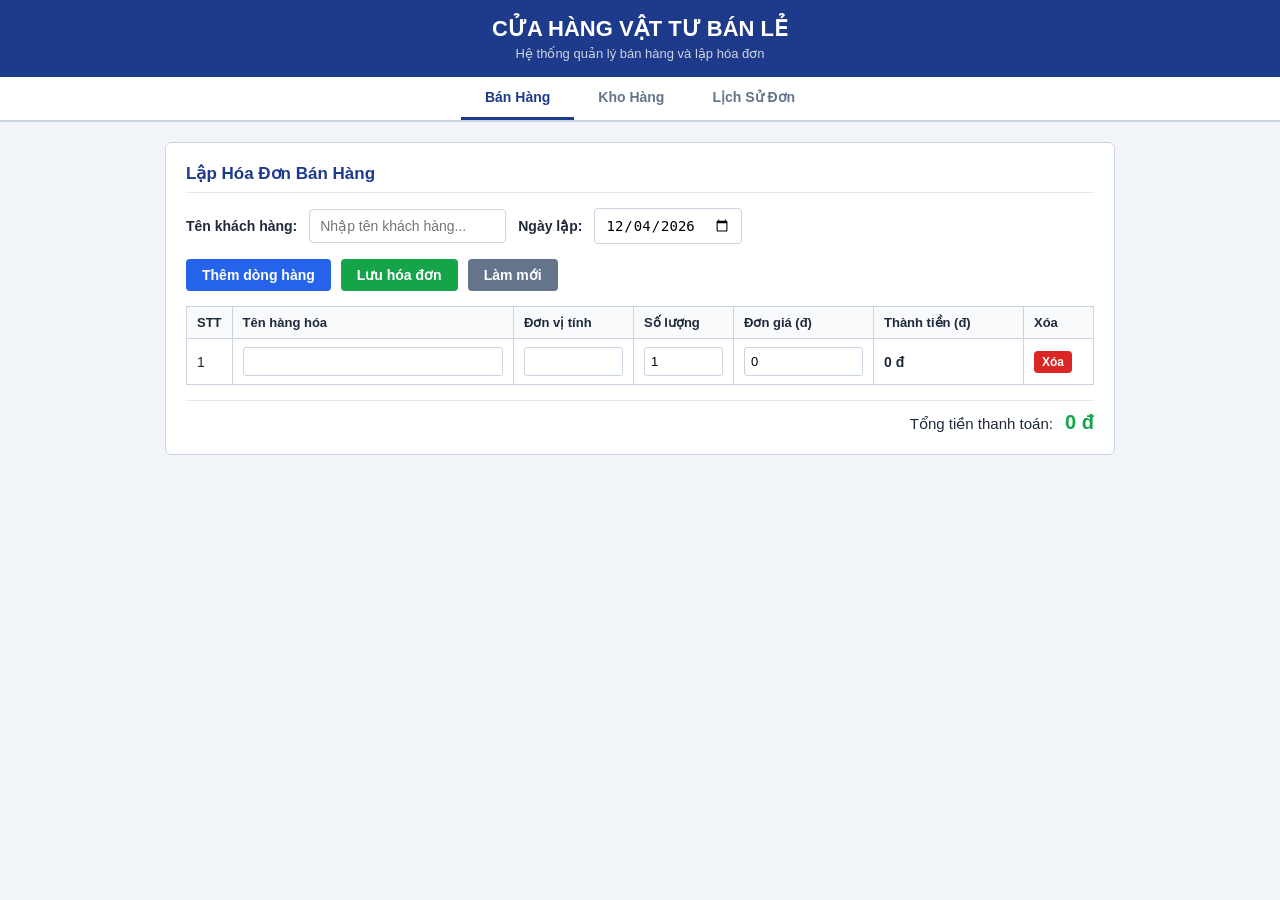
<file: index.html>
<!DOCTYPE html>
<html lang="vi">
<head>
    <meta charset="UTF-8">
    <meta name="viewport" content="width=device-width, initial-scale=1.0">
    <title>Quản Lý Bán Hàng Vật Tư Bán Lẻ</title>
    <link rel="stylesheet" href="css/style.css?v=2">
</head>
<body>

    <header class="app-header">
        <h1>CỬA HÀNG VẬT TƯ BÁN LẺ</h1>
        <p>Hệ thống quản lý bán hàng và lập hóa đơn</p>
    </header>

    <nav class="nav-tabs">
        <button class="tab-btn active" onclick="chuyenTab('tab-banhang', this)">Bán Hàng</button>
        <button class="tab-btn" onclick="chuyenTab('tab-khohang', this)">Kho Hàng</button>
        <button class="tab-btn" onclick="chuyenTab('tab-lichsu', this)">Lịch Sử Đơn</button>
    </nav>

    <div class="container">

        <div id="tab-banhang" class="tab-content active">
            <div class="box">
                <h2>Lập Hóa Đơn Bán Hàng</h2>
                <div class="form-row">
                    <label>Tên khách hàng:</label>
                    <input type="text" id="tenKhach" placeholder="Nhập tên khách hàng...">
                    <label>Ngày lập:</label>
                    <input type="date" id="ngayLap">
                </div>

                <div class="btn-group">
                    <button class="btn btn-blue" onclick="themDong()">Thêm dòng hàng</button>
                    <button class="btn btn-green" onclick="luuHoaDon()">Lưu hóa đơn</button>
                    <button class="btn btn-gray" onclick="lamMoi()">Làm mới</button>
                </div>

                <table class="data-table">
                    <thead>
                        <tr>
                            <th style="width: 45px;">STT</th>
                            <th>Tên hàng hóa</th>
                            <th style="width: 120px;">Đơn vị tính</th>
                            <th style="width: 100px;">Số lượng</th>
                            <th style="width: 140px;">Đơn giá (đ)</th>
                            <th style="width: 150px;">Thành tiền (đ)</th>
                            <th style="width: 70px;">Xóa</th>
                        </tr>
                    </thead>
                    <tbody id="bangHoaDon"></tbody>
                </table>

                <div class="total-box">
                    <span>Tổng tiền thanh toán:</span>
                    <strong id="tongTien">0 đ</strong>
                </div>
            </div>
        </div>

        <div id="tab-khohang" class="tab-content">
            <div class="box">
                <h2>Danh Mục Kho Hàng</h2>
                <div class="form-row inline-form">
                    <input type="text" id="spTen" placeholder="Tên mặt hàng...">
                    <input type="text" id="spDvt" placeholder="Đơn vị tính...">
                    <input type="number" id="spGia" placeholder="Giá bán...">
                    <button class="btn btn-blue" onclick="themSanPham()">Thêm vào kho</button>
                </div>

                <table class="data-table">
                    <thead>
                        <tr>
                            <th style="width: 45px;">STT</th>
                            <th>Tên hàng hóa</th>
                            <th>Đơn vị tính</th>
                            <th>Giá bán (đ)</th>
                            <th style="width: 70px;">Xóa</th>
                        </tr>
                    </thead>
                    <tbody id="bangKhoHang"></tbody>
                </table>
            </div>
        </div>

        <div id="tab-lichsu" class="tab-content">
            <div class="box">
                <h2>Lịch Sử Đơn Hàng Đã Lưu</h2>
                <table class="data-table">
                    <thead>
                        <tr>
                            <th style="width: 45px;">STT</th>
                            <th>Mã đơn</th>
                            <th>Khách hàng</th>
                            <th>Ngày lập</th>
                            <th>Tổng tiền (đ)</th>
                            <th style="width: 70px;">Xóa</th>
                        </tr>
                    </thead>
                    <tbody id="bangLichSu"></tbody>
                </table>
            </div>
        </div>

    </div>

    <script src="js/app.js?v=2"></script>
</body>
</html>
</file>
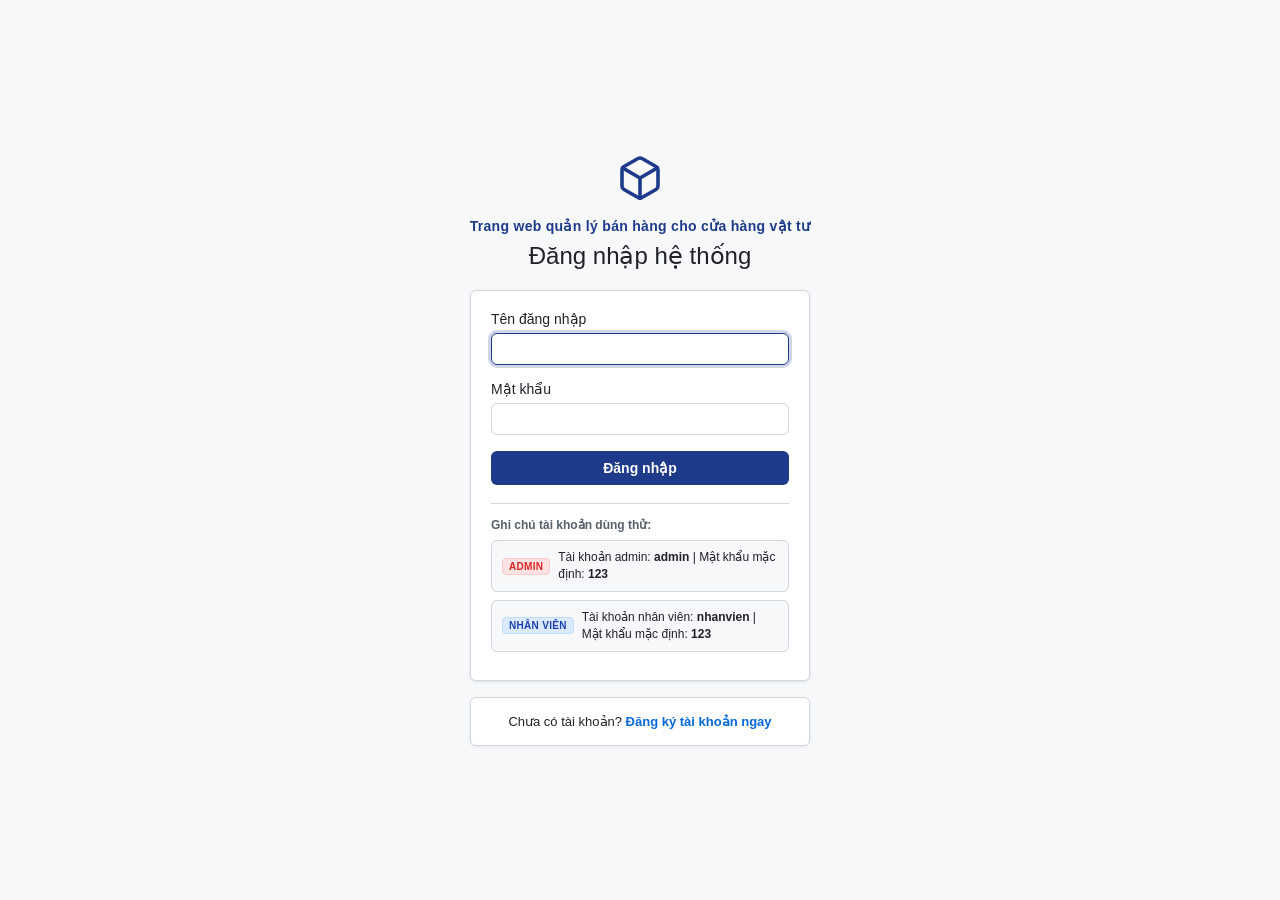
<file: frontend/index.html>
<!DOCTYPE html>
<html lang="vi">
<head>
    <meta charset="UTF-8">
    <meta name="viewport" content="width=device-width, initial-scale=1.0">
    <title>Quản Lý Bán Hàng Vật Tư Bán Lẻ</title>
    <link rel="stylesheet" href="css/style.css?v=8">
    <style>
        * { box-sizing: border-box; margin: 0; padding: 0; }
        body { font-family: -apple-system, BlinkMacSystemFont, "Segoe UI", Helvetica, Arial, sans-serif; background-color: #f6f8fa; color: #1f2328; }
        .gh-auth-wrapper { min-height: 100vh; display: flex; flex-direction: column; justify-content: center; align-items: center; padding: 32px 16px; box-sizing: border-box; background-color: #f6f8fa; }
        .gh-header { text-align: center; margin-bottom: 20px; }
        .gh-logo-icon { color: #1e3a8a; margin-bottom: 12px; }
        .gh-app-title { font-size: 14px; font-weight: 600; color: #1e3a8a; letter-spacing: 0.3px; margin-bottom: 8px; }
        .gh-heading { font-size: 24px; font-weight: 300; color: #1f2328; margin: 0; }
        .gh-alert { width: 100%; max-width: 340px; padding: 10px 14px; margin-bottom: 16px; border-radius: 6px; font-size: 13px; text-align: center; box-sizing: border-box; }
        .gh-alert.alert-error { background-color: #ffebe9; color: #cf222e; border: 1px solid rgba(255, 129, 130, 0.4); }
        .gh-alert.alert-success { background-color: #dafbe1; color: #1a7f37; border: 1px solid rgba(74, 194, 107, 0.4); }
        .gh-card { width: 100%; max-width: 340px; background-color: #ffffff; border: 1px solid #d0d7de; border-radius: 6px; padding: 20px; box-sizing: border-box; box-shadow: 0 1px 3px rgba(31, 35, 40, 0.12); }
        .gh-form-group { margin-bottom: 16px; text-align: left; }
        .gh-label { display: block; font-size: 14px; font-weight: 500; color: #1f2328; margin-bottom: 6px; }
        .gh-input { width: 100%; padding: 7px 12px; font-size: 14px; color: #1f2328; background-color: #ffffff; border: 1px solid #d0d7de; border-radius: 6px; outline: none; box-sizing: border-box; }
        .gh-input:focus { border-color: #1e3a8a; box-shadow: 0 0 0 3px rgba(30, 58, 138, 0.2); }
        .gh-btn-primary { width: 100%; padding: 9px 16px; font-size: 14px; font-weight: 600; color: #ffffff; background-color: #1e3a8a; border: none; border-radius: 6px; cursor: pointer; box-sizing: border-box; }
        .gh-btn-primary:hover { background-color: #1d4ed8; }
        .gh-note-box { margin-top: 18px; padding-top: 14px; border-top: 1px solid #d0d7de; text-align: left; }
        .gh-note-title { font-size: 12px; font-weight: 600; color: #57606a; margin-bottom: 8px; }
        .gh-note-item { width: 100%; background-color: #f6f8fa; border: 1px solid #d0d7de; border-radius: 6px; padding: 8px 10px; margin-bottom: 8px; font-size: 12px; color: #1f2328; display: flex; align-items: center; gap: 8px; cursor: pointer; box-sizing: border-box; }
        .gh-note-item:hover { background-color: #eff6ff; border-color: #1e3a8a; }
        .gh-note-text { flex: 1; line-height: 1.4; }
        .gh-badge { font-size: 10px; font-weight: 700; padding: 2px 6px; border-radius: 4px; letter-spacing: 0.3px; white-space: nowrap; }
        .gh-badge-admin { background: #fee2e2; color: #dc2626; border: 1px solid #fecaca; }
        .gh-badge-user { background: #dbeafe; color: #1e40af; border: 1px solid #bfdbfe; }
        .gh-subcard { width: 100%; max-width: 340px; margin-top: 16px; padding: 16px; text-align: center; font-size: 13px; color: #1f2328; border: 1px solid #d0d7de; border-radius: 6px; background-color: #ffffff; box-sizing: border-box; box-shadow: 0 1px 3px rgba(31, 35, 40, 0.08); }
        .gh-subcard a { color: #0969da; text-decoration: none; font-weight: 600; }
        .gh-subcard a:hover { text-decoration: underline; }

        #mainApp { background-color: #f1f5f9; min-height: 100vh; }
        .app-header { background: #1e3a8a; color: #ffffff; padding: 14px 24px; display: flex; justify-content: space-between; align-items: center; }
        .app-header h1 { font-size: 20px; margin-bottom: 2px; }
        .app-header p { font-size: 12px; color: #cbd5e1; }
        .user-box { display: flex; align-items: center; gap: 12px; font-size: 13px; }
        .role-badge { padding: 2px 8px; border-radius: 12px; font-size: 11px; font-weight: bold; text-transform: uppercase; }
        .role-admin { background: #ef4444; color: #ffffff; }
        .role-user { background: #3b82f6; color: #ffffff; }
        .btn-logout { background: transparent; border: 1px solid #cbd5e1; color: #ffffff; padding: 4px 10px; border-radius: 4px; cursor: pointer; font-size: 12px; }
        .btn-logout:hover { background: rgba(255, 255, 255, 0.15); }
        .nav-tabs { background: #ffffff; display: flex; justify-content: center; border-bottom: 2px solid #cbd5e1; }
        .tab-btn { padding: 12px 24px; border: none; background: transparent; font-size: 14px; font-weight: bold; color: #64748b; cursor: pointer; border-bottom: 3px solid transparent; }
        .tab-btn:hover { color: #1e3a8a; }
        .tab-btn.active { color: #1e3a8a; border-bottom-color: #1e3a8a; }
        .container { max-width: 980px; margin: 20px auto; padding: 0 15px; }
        .tab-content { display: none; }
        .tab-content.active { display: block; }
        .box { background: #ffffff; padding: 20px; border-radius: 6px; border: 1px solid #cbd5e1; }
        .box h2 { font-size: 17px; margin-bottom: 15px; color: #1e3a8a; border-bottom: 1px solid #e2e8f0; padding-bottom: 8px; }
        .form-row { display: flex; align-items: center; gap: 12px; margin-bottom: 15px; flex-wrap: wrap; }
        .form-row label { font-weight: bold; font-size: 14px; }
        .form-row input { padding: 8px 10px; border: 1px solid #cbd5e1; border-radius: 4px; font-size: 14px; outline: none; }
        .inline-form input { flex: 1; }
        .btn-group { display: flex; gap: 10px; margin-bottom: 15px; }
        .btn { padding: 8px 16px; border: none; border-radius: 4px; font-size: 14px; font-weight: bold; cursor: pointer; }
        .btn-blue { background: #2563eb; color: #fff; }
        .btn-blue:hover { background: #1d4ed8; }
        .btn-green { background: #16a34a; color: #fff; }
        .btn-green:hover { background: #15803d; }
        .btn-gray { background: #64748b; color: #fff; }
        .btn-gray:hover { background: #475569; }
        .btn-red { background: #dc2626; color: #fff; padding: 4px 8px; font-size: 12px; }
        .btn-red:hover { background: #b91c1c; }
        .data-table { width: 100%; border-collapse: collapse; margin-bottom: 15px; font-size: 14px; }
        .data-table th, .data-table td { border: 1px solid #cbd5e1; padding: 8px 10px; text-align: left; }
        .data-table th { background: #f8fafc; font-size: 13px; }
        .data-table input { width: 100%; padding: 6px; border: 1px solid #cbd5e1; border-radius: 3px; font-size: 13px; }
        .total-box { text-align: right; font-size: 15px; padding-top: 10px; border-top: 1px solid #e2e8f0; }
        .total-box strong { color: #16a34a; font-size: 20px; margin-left: 8px; }
    </style>
</head>
<body>

    <div id="loginScreen" class="gh-auth-wrapper">
        <div class="gh-header">
            <svg class="gh-logo-icon" viewBox="0 0 24 24" width="48" height="48" fill="none" stroke="currentColor" stroke-width="1.8" stroke-linecap="round" stroke-linejoin="round">
                <path d="M21 16V8a2 2 0 0 0-1-1.73l-7-4a2 2 0 0 0-2 0l-7 4A2 2 0 0 0 3 8v8a2 2 0 0 0 1 1.73l7 4a2 2 0 0 0 2 0l7-4A2 2 0 0 0 21 16z"></path>
                <polyline points="3.27 6.96 12 12.01 20.73 6.96"></polyline>
                <line x1="12" y1="22.08" x2="12" y2="12"></line>
            </svg>
            <div class="gh-app-title">Trang web quản lý bán hàng cho cửa hàng vật tư</div>
            <h1 id="ghHeading" class="gh-heading">Đăng nhập hệ thống</h1>
        </div>

        <div id="authAlert" class="gh-alert" style="display: none;"></div>

        <div id="cardLogin" class="gh-card">
            <div class="gh-form-group">
                <label class="gh-label" for="loginUser">Tên đăng nhập</label>
                <input type="text" id="loginUser" class="gh-input" autofocus autocomplete="username" onkeydown="if(event.key==='Enter') dangNhap()">
            </div>

            <div class="gh-form-group">
                <label class="gh-label" for="loginPass">Mật khẩu</label>
                <input type="password" id="loginPass" class="gh-input" autocomplete="current-password" onkeydown="if(event.key==='Enter') dangNhap()">
            </div>

            <button type="button" class="gh-btn-primary" onclick="dangNhap()">Đăng nhập</button>

            <div class="gh-note-box">
                <div class="gh-note-title">Ghi chú tài khoản dùng thử:</div>
                <div class="gh-note-item" onclick="dangNhapNhanh('admin', '123')" title="Bấm để đăng nhập ngay">
                    <span class="gh-badge gh-badge-admin">ADMIN</span>
                    <span class="gh-note-text">Tài khoản admin: <strong>admin</strong> | Mật khẩu mặc định: <strong>123</strong></span>
                </div>
                <div class="gh-note-item" onclick="dangNhapNhanh('nhanvien', '123')" title="Bấm để đăng nhập ngay">
                    <span class="gh-badge gh-badge-user">NHÂN VIÊN</span>
                    <span class="gh-note-text">Tài khoản nhân viên: <strong>nhanvien</strong> | Mật khẩu mặc định: <strong>123</strong></span>
                </div>
            </div>
        </div>

        <div id="subcardLogin" class="gh-subcard">
            Chưa có tài khoản? <a href="javascript:void(0)" onclick="chuyenAuthTab('register')">Đăng ký tài khoản ngay</a>
        </div>

        <div id="cardRegister" class="gh-card" style="display: none;">
            <div class="gh-form-group">
                <label class="gh-label" for="regUser">Tên đăng nhập mới</label>
                <input type="text" id="regUser" class="gh-input" placeholder="Ví dụ: nhanvien2" autocomplete="username">
            </div>

            <div class="gh-form-group">
                <label class="gh-label" for="regHoTen">Họ và tên</label>
                <input type="text" id="regHoTen" class="gh-input" placeholder="Ví dụ: Nguyễn Văn A">
            </div>

            <div class="gh-form-group">
                <label class="gh-label" for="regRole">Vai trò tài khoản</label>
                <select id="regRole" class="gh-input" style="cursor: pointer;">
                    <option value="user">Nhân viên bán hàng (User)</option>
                    <option value="admin">Quản trị viên (Admin)</option>
                </select>
            </div>

            <div class="gh-form-group">
                <label class="gh-label" for="regPass">Mật khẩu</label>
                <input type="password" id="regPass" class="gh-input" placeholder="Tối thiểu 3 ký tự" autocomplete="new-password">
            </div>

            <div class="gh-form-group">
                <label class="gh-label" for="regPassConfirm">Xác nhận mật khẩu</label>
                <input type="password" id="regPassConfirm" class="gh-input" placeholder="Nhập lại mật khẩu" autocomplete="new-password">
            </div>

            <button type="button" class="gh-btn-primary" onclick="dangKy()">Đăng ký tài khoản</button>
        </div>

        <div id="subcardRegister" class="gh-subcard" style="display: none;">
            Đã có tài khoản? <a href="javascript:void(0)" onclick="chuyenAuthTab('login')">Đăng nhập</a>
        </div>
    </div>

    <div id="mainApp" style="display: none;">
        <header class="app-header">
            <div>
                <h1>CỬA HÀNG VẬT TƯ BÁN LẺ</h1>
                <p>Hệ thống quản lý bán hàng và lập hóa đơn</p>
            </div>
            <div id="userBox" class="user-box">
                <span>Xin chào, <strong id="userHoTen"></strong></span>
                <span id="userRoleBadge" class="role-badge"></span>
                <button class="btn-logout" onclick="dangXuat()">Đăng xuất</button>
            </div>
        </header>

        <nav class="nav-tabs">
            <button class="tab-btn active" onclick="chuyenTab('tab-banhang', this)">Bán Hàng</button>
            <button class="tab-btn" onclick="chuyenTab('tab-khohang', this)">Kho Hàng</button>
            <button class="tab-btn" onclick="chuyenTab('tab-lichsu', this)">Lịch Sử Đơn</button>
        </nav>

        <div class="container">

            <div id="tab-banhang" class="tab-content active">
                <div class="box">
                    <h2>Lập Hóa Đơn Bán Hàng</h2>
                    <div class="form-row">
                        <label>Tên khách hàng:</label>
                        <input type="text" id="tenKhach" placeholder="Nhập tên khách hàng...">
                        <label>Ngày lập:</label>
                        <input type="date" id="ngayLap">
                    </div>

                    <div class="btn-group">
                        <button class="btn btn-blue" onclick="themDong()">Thêm dòng hàng</button>
                        <button class="btn btn-green" onclick="luuHoaDon()">Lưu hóa đơn</button>
                        <button class="btn btn-gray" onclick="lamMoi()">Làm mới</button>
                    </div>

                    <table class="data-table">
                        <thead>
                            <tr>
                                <th style="width: 45px;">STT</th>
                                <th>Tên hàng hóa</th>
                                <th style="width: 120px;">Đơn vị tính</th>
                                <th style="width: 100px;">Số lượng</th>
                                <th style="width: 140px;">Đơn giá (đ)</th>
                                <th style="width: 150px;">Thành tiền (đ)</th>
                                <th style="width: 70px;">Xóa</th>
                            </tr>
                        </thead>
                        <tbody id="bangHoaDon"></tbody>
                    </table>

                    <div class="total-box">
                        <span>Tổng tiền thanh toán:</span>
                        <strong id="tongTien">0 đ</strong>
                    </div>
                </div>
            </div>

            <div id="tab-khohang" class="tab-content">
                <div class="box">
                    <h2>Danh Mục Kho Hàng</h2>
                    <div class="form-row inline-form" id="khoNhapBox">
                        <input type="text" id="spTen" placeholder="Tên mặt hàng...">
                        <input type="text" id="spDvt" placeholder="Đơn vị tính...">
                        <input type="number" id="spGia" placeholder="Giá bán...">
                        <button class="btn btn-blue" onclick="themSanPham()">Thêm vào kho</button>
                    </div>

                    <table class="data-table">
                        <thead>
                            <tr>
                                <th style="width: 45px;">STT</th>
                                <th>Tên hàng hóa</th>
                                <th>Đơn vị tính</th>
                                <th>Giá bán (đ)</th>
                                <th id="cotXoaKho" style="width: 70px;">Xóa</th>
                            </tr>
                        </thead>
                        <tbody id="bangKhoHang"></tbody>
                    </table>
                </div>
            </div>

            <div id="tab-lichsu" class="tab-content">
                <div class="box">
                    <h2>Lịch Sử Đơn Hàng Đã Lưu</h2>
                    <table class="data-table">
                        <thead>
                            <tr>
                                <th style="width: 45px;">STT</th>
                                <th>Mã đơn</th>
                                <th>Khách hàng</th>
                                <th>Ngày lập</th>
                                <th>Người tạo</th>
                                <th>Tổng tiền (đ)</th>
                                <th id="cotXoaLichSu" style="width: 70px;">Xóa</th>
                            </tr>
                        </thead>
                        <tbody id="bangLichSu"></tbody>
                    </table>
                </div>
            </div>

        </div>
    </div>

    <script src="js/app.js?v=8"></script>
</body>
</html>
</file>
<file: css/style.css>
* {
    box-sizing: border-box;
    margin: 0;
    padding: 0;
}

body {
    font-family: Arial, sans-serif;
    background-color: #f1f5f9;
    color: #1e293b;
}

.app-header {
    background: #1e3a8a;
    color: #ffffff;
    padding: 16px 20px;
    text-align: center;
}

.app-header h1 {
    font-size: 22px;
    margin-bottom: 4px;
}

.app-header p {
    font-size: 13px;
    color: #cbd5e1;
}

.nav-tabs {
    background: #ffffff;
    display: flex;
    justify-content: center;
    border-bottom: 2px solid #cbd5e1;
}

.tab-btn {
    padding: 12px 24px;
    border: none;
    background: transparent;
    font-size: 14px;
    font-weight: bold;
    color: #64748b;
    cursor: pointer;
    border-bottom: 3px solid transparent;
}

.tab-btn:hover {
    color: #1e3a8a;
}

.tab-btn.active {
    color: #1e3a8a;
    border-bottom-color: #1e3a8a;
}

.container {
    max-width: 980px;
    margin: 20px auto;
    padding: 0 15px;
}

.tab-content {
    display: none;
}

.tab-content.active {
    display: block;
}

.box {
    background: #ffffff;
    padding: 20px;
    border-radius: 6px;
    border: 1px solid #cbd5e1;
}

.box h2 {
    font-size: 17px;
    margin-bottom: 15px;
    color: #1e3a8a;
    border-bottom: 1px solid #e2e8f0;
    padding-bottom: 8px;
}

.form-row {
    display: flex;
    align-items: center;
    gap: 12px;
    margin-bottom: 15px;
    flex-wrap: wrap;
}

.form-row label {
    font-weight: bold;
    font-size: 14px;
}

.form-row input {
    padding: 8px 10px;
    border: 1px solid #cbd5e1;
    border-radius: 4px;
    font-size: 14px;
    outline: none;
}

.inline-form input {
    flex: 1;
}

.btn-group {
    display: flex;
    gap: 10px;
    margin-bottom: 15px;
}

.btn {
    padding: 8px 16px;
    border: none;
    border-radius: 4px;
    font-size: 14px;
    font-weight: bold;
    cursor: pointer;
}

.btn-blue { background: #2563eb; color: #fff; }
.btn-blue:hover { background: #1d4ed8; }

.btn-green { background: #16a34a; color: #fff; }
.btn-green:hover { background: #15803d; }

.btn-gray { background: #64748b; color: #fff; }
.btn-gray:hover { background: #475569; }

.btn-red { background: #dc2626; color: #fff; padding: 4px 8px; font-size: 12px; }
.btn-red:hover { background: #b91c1c; }

.data-table {
    width: 100%;
    border-collapse: collapse;
    margin-bottom: 15px;
    font-size: 14px;
}

.data-table th, .data-table td {
    border: 1px solid #cbd5e1;
    padding: 8px 10px;
    text-align: left;
}

.data-table th {
    background: #f8fafc;
    font-size: 13px;
}

.data-table input {
    width: 100%;
    padding: 6px;
    border: 1px solid #cbd5e1;
    border-radius: 3px;
    font-size: 13px;
}

.total-box {
    text-align: right;
    font-size: 15px;
    padding-top: 10px;
    border-top: 1px solid #e2e8f0;
}

.total-box strong {
    color: #16a34a;
    font-size: 20px;
    margin-left: 8px;
}
</file>
<file: frontend/css/style.css>
* {
    box-sizing: border-box;
    margin: 0;
    padding: 0;
}

body {
    font-family: -apple-system, BlinkMacSystemFont, "Segoe UI", Helvetica, Arial, sans-serif;
    background-color: #f6f8fa;
    color: #1f2328;
}

.gh-auth-wrapper {
    min-height: 100vh;
    display: flex;
    flex-direction: column;
    justify-content: center;
    align-items: center;
    padding: 32px 16px;
    box-sizing: border-box;
    background-color: #f6f8fa;
}

.gh-header {
    text-align: center;
    margin-bottom: 20px;
}

.gh-logo-icon {
    color: #1e3a8a;
    margin-bottom: 12px;
}

.gh-app-title {
    font-size: 14px;
    font-weight: 600;
    color: #1e3a8a;
    letter-spacing: 0.3px;
    margin-bottom: 8px;
}

.gh-heading {
    font-size: 24px;
    font-weight: 300;
    color: #1f2328;
    margin: 0;
}

.gh-alert {
    width: 100%;
    max-width: 340px;
    padding: 10px 14px;
    margin-bottom: 16px;
    border-radius: 6px;
    font-size: 13px;
    text-align: center;
    box-sizing: border-box;
}

.gh-alert.alert-error {
    background-color: #ffebe9;
    color: #cf222e;
    border: 1px solid rgba(255, 129, 130, 0.4);
}

.gh-alert.alert-success {
    background-color: #dafbe1;
    color: #1a7f37;
    border: 1px solid rgba(74, 194, 107, 0.4);
}

.gh-card {
    width: 100%;
    max-width: 340px;
    background-color: #ffffff;
    border: 1px solid #d0d7de;
    border-radius: 6px;
    padding: 20px;
    box-sizing: border-box;
    box-shadow: 0 1px 3px rgba(31, 35, 40, 0.12);
}

.gh-form-group {
    margin-bottom: 16px;
    text-align: left;
}

.gh-label {
    display: block;
    font-size: 14px;
    font-weight: 500;
    color: #1f2328;
    margin-bottom: 6px;
}

.gh-input {
    width: 100%;
    padding: 7px 12px;
    font-size: 14px;
    color: #1f2328;
    background-color: #ffffff;
    border: 1px solid #d0d7de;
    border-radius: 6px;
    outline: none;
    box-sizing: border-box;
    transition: border-color 0.15s ease-in-out, box-shadow 0.15s ease-in-out;
}

.gh-input:focus {
    border-color: #1e3a8a;
    box-shadow: 0 0 0 3px rgba(30, 58, 138, 0.2);
}

.gh-btn-primary {
    width: 100%;
    padding: 9px 16px;
    font-size: 14px;
    font-weight: 600;
    color: #ffffff;
    background-color: #1e3a8a;
    border: none;
    border-radius: 6px;
    cursor: pointer;
    box-sizing: border-box;
    transition: background-color 0.15s ease;
}

.gh-btn-primary:hover {
    background-color: #1d4ed8;
}

.gh-note-box {
    margin-top: 18px;
    padding-top: 14px;
    border-top: 1px solid #d0d7de;
    text-align: left;
}

.gh-note-title {
    font-size: 12px;
    font-weight: 600;
    color: #57606a;
    margin-bottom: 8px;
}

.gh-note-item {
    width: 100%;
    background-color: #f6f8fa;
    border: 1px solid #d0d7de;
    border-radius: 6px;
    padding: 8px 10px;
    margin-bottom: 8px;
    font-size: 12px;
    color: #1f2328;
    display: flex;
    align-items: center;
    gap: 8px;
    cursor: pointer;
    box-sizing: border-box;
    transition: background-color 0.15s, border-color 0.15s;
}

.gh-note-item:hover {
    background-color: #eff6ff;
    border-color: #1e3a8a;
}

.gh-note-text {
    flex: 1;
    line-height: 1.4;
}

.gh-badge {
    font-size: 10px;
    font-weight: 700;
    padding: 2px 6px;
    border-radius: 4px;
    letter-spacing: 0.3px;
    white-space: nowrap;
}

.gh-badge-admin {
    background: #fee2e2;
    color: #dc2626;
    border: 1px solid #fecaca;
}

.gh-badge-user {
    background: #dbeafe;
    color: #1e40af;
    border: 1px solid #bfdbfe;
}

.gh-subcard {
    width: 100%;
    max-width: 340px;
    margin-top: 16px;
    padding: 16px;
    text-align: center;
    font-size: 13px;
    color: #1f2328;
    border: 1px solid #d0d7de;
    border-radius: 6px;
    background-color: #ffffff;
    box-sizing: border-box;
    box-shadow: 0 1px 3px rgba(31, 35, 40, 0.08);
}

.gh-subcard a {
    color: #0969da;
    text-decoration: none;
    font-weight: 600;
}

.gh-subcard a:hover {
    text-decoration: underline;
}

/* GIAO DIEN BEN TRONG (MAIN APP) GOC */
#mainApp {
    background-color: #f1f5f9;
    min-height: 100vh;
}

.app-header {
    background: #1e3a8a;
    color: #ffffff;
    padding: 14px 24px;
    display: flex;
    justify-content: space-between;
    align-items: center;
}

.app-header h1 {
    font-size: 20px;
    margin-bottom: 2px;
}

.app-header p {
    font-size: 12px;
    color: #cbd5e1;
}

.user-box {
    display: flex;
    align-items: center;
    gap: 12px;
    font-size: 13px;
}

.role-badge {
    padding: 2px 8px;
    border-radius: 12px;
    font-size: 11px;
    font-weight: bold;
    text-transform: uppercase;
}

.role-admin {
    background: #ef4444;
    color: #ffffff;
}

.role-user {
    background: #3b82f6;
    color: #ffffff;
}

.btn-logout {
    background: transparent;
    border: 1px solid #cbd5e1;
    color: #ffffff;
    padding: 4px 10px;
    border-radius: 4px;
    cursor: pointer;
    font-size: 12px;
}

.btn-logout:hover {
    background: rgba(255, 255, 255, 0.15);
}

.nav-tabs {
    background: #ffffff;
    display: flex;
    justify-content: center;
    border-bottom: 2px solid #cbd5e1;
}

.tab-btn {
    padding: 12px 24px;
    border: none;
    background: transparent;
    font-size: 14px;
    font-weight: bold;
    color: #64748b;
    cursor: pointer;
    border-bottom: 3px solid transparent;
}

.tab-btn:hover {
    color: #1e3a8a;
}

.tab-btn.active {
    color: #1e3a8a;
    border-bottom-color: #1e3a8a;
}

.container {
    max-width: 980px;
    margin: 20px auto;
    padding: 0 15px;
}

.tab-content {
    display: none;
}

.tab-content.active {
    display: block;
}

.box {
    background: #ffffff;
    padding: 20px;
    border-radius: 6px;
    border: 1px solid #cbd5e1;
}

.box h2 {
    font-size: 17px;
    margin-bottom: 15px;
    color: #1e3a8a;
    border-bottom: 1px solid #e2e8f0;
    padding-bottom: 8px;
}

.form-row {
    display: flex;
    align-items: center;
    gap: 12px;
    margin-bottom: 15px;
    flex-wrap: wrap;
}

.form-row label {
    font-weight: bold;
    font-size: 14px;
}

.form-row input {
    padding: 8px 10px;
    border: 1px solid #cbd5e1;
    border-radius: 4px;
    font-size: 14px;
    outline: none;
}

.inline-form input {
    flex: 1;
}

.btn-group {
    display: flex;
    gap: 10px;
    margin-bottom: 15px;
}

.btn {
    padding: 8px 16px;
    border: none;
    border-radius: 4px;
    font-size: 14px;
    font-weight: bold;
    cursor: pointer;
}

.btn-blue { background: #2563eb; color: #fff; }
.btn-blue:hover { background: #1d4ed8; }

.btn-green { background: #16a34a; color: #fff; }
.btn-green:hover { background: #15803d; }

.btn-gray { background: #64748b; color: #fff; }
.btn-gray:hover { background: #475569; }

.btn-red { background: #dc2626; color: #fff; padding: 4px 8px; font-size: 12px; }
.btn-red:hover { background: #b91c1c; }

.data-table {
    width: 100%;
    border-collapse: collapse;
    margin-bottom: 15px;
    font-size: 14px;
}

.data-table th, .data-table td {
    border: 1px solid #cbd5e1;
    padding: 8px 10px;
    text-align: left;
}

.data-table th {
    background: #f8fafc;
    font-size: 13px;
}

.data-table input {
    width: 100%;
    padding: 6px;
    border: 1px solid #cbd5e1;
    border-radius: 3px;
    font-size: 13px;
}

.total-box {
    text-align: right;
    font-size: 15px;
    padding-top: 10px;
    border-top: 1px solid #e2e8f0;
}

.total-box strong {
    color: #16a34a;
    font-size: 20px;
    margin-left: 8px;
}
</file>
